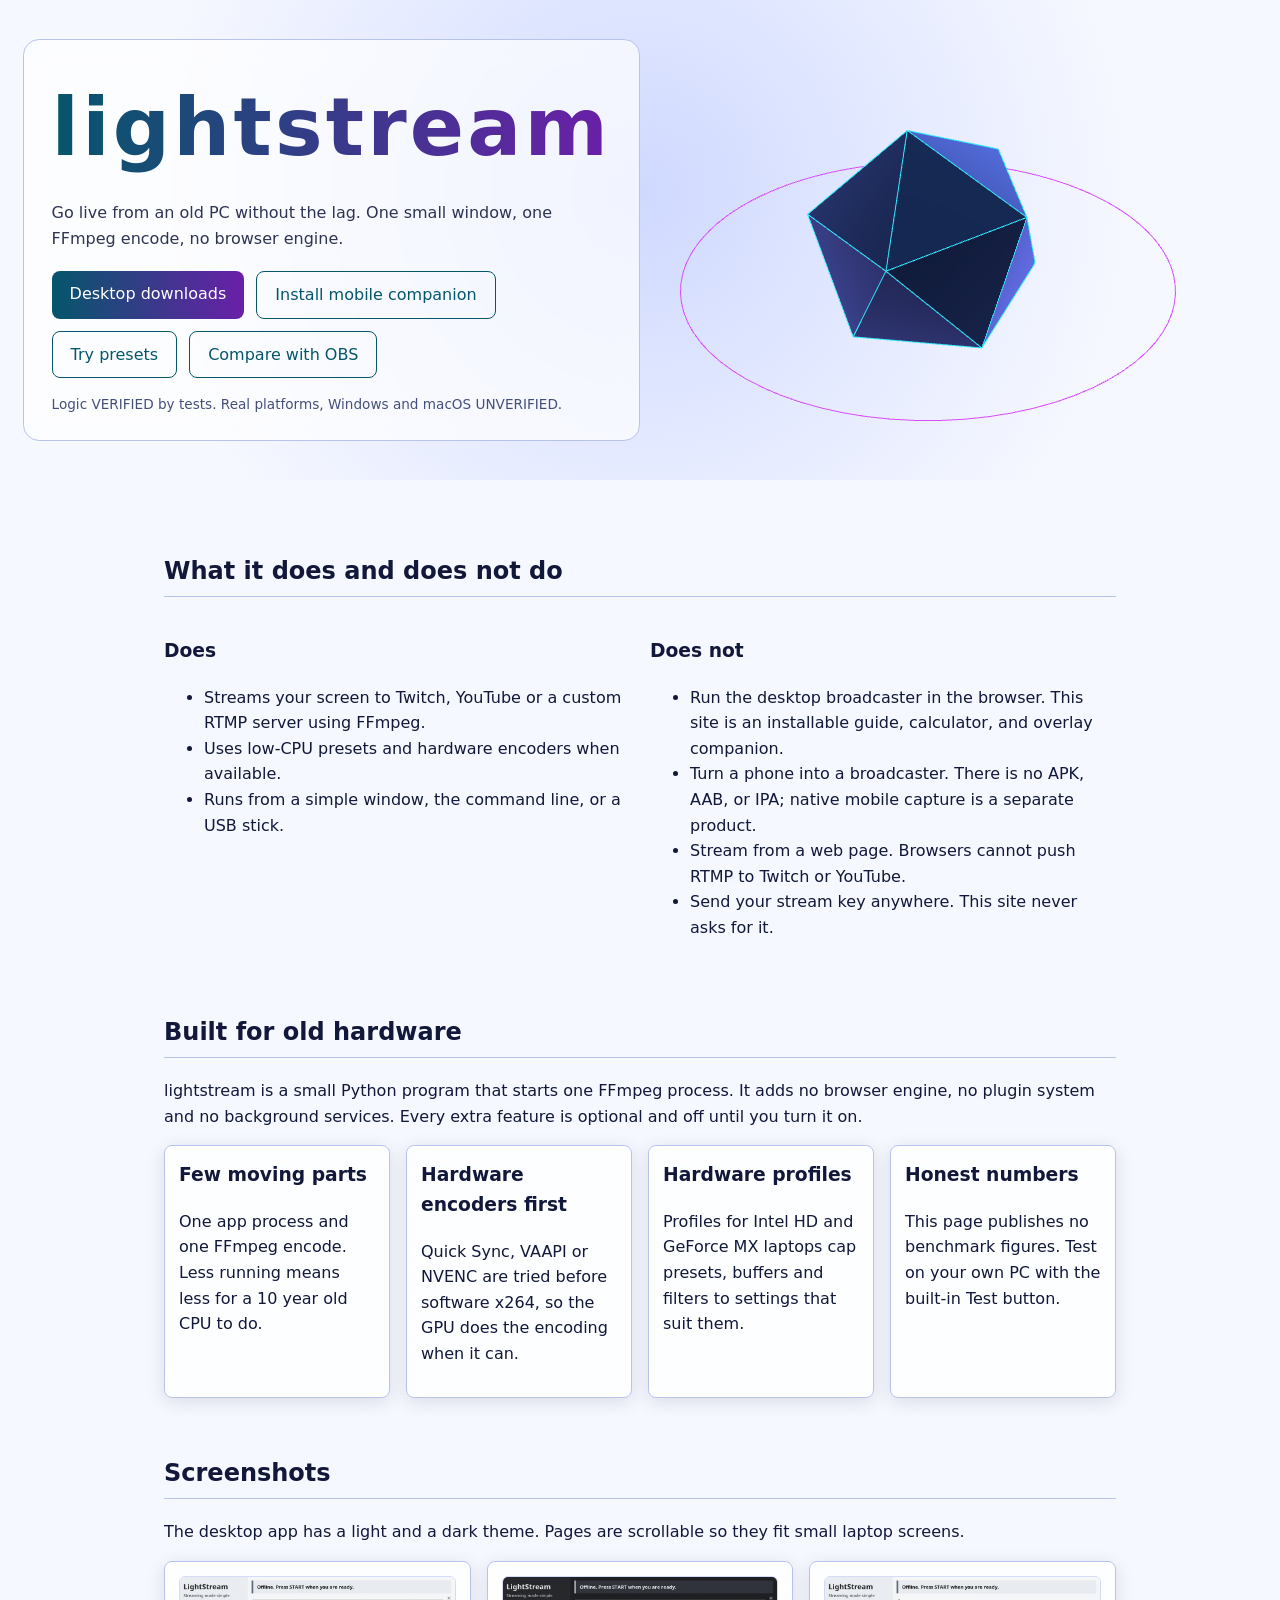
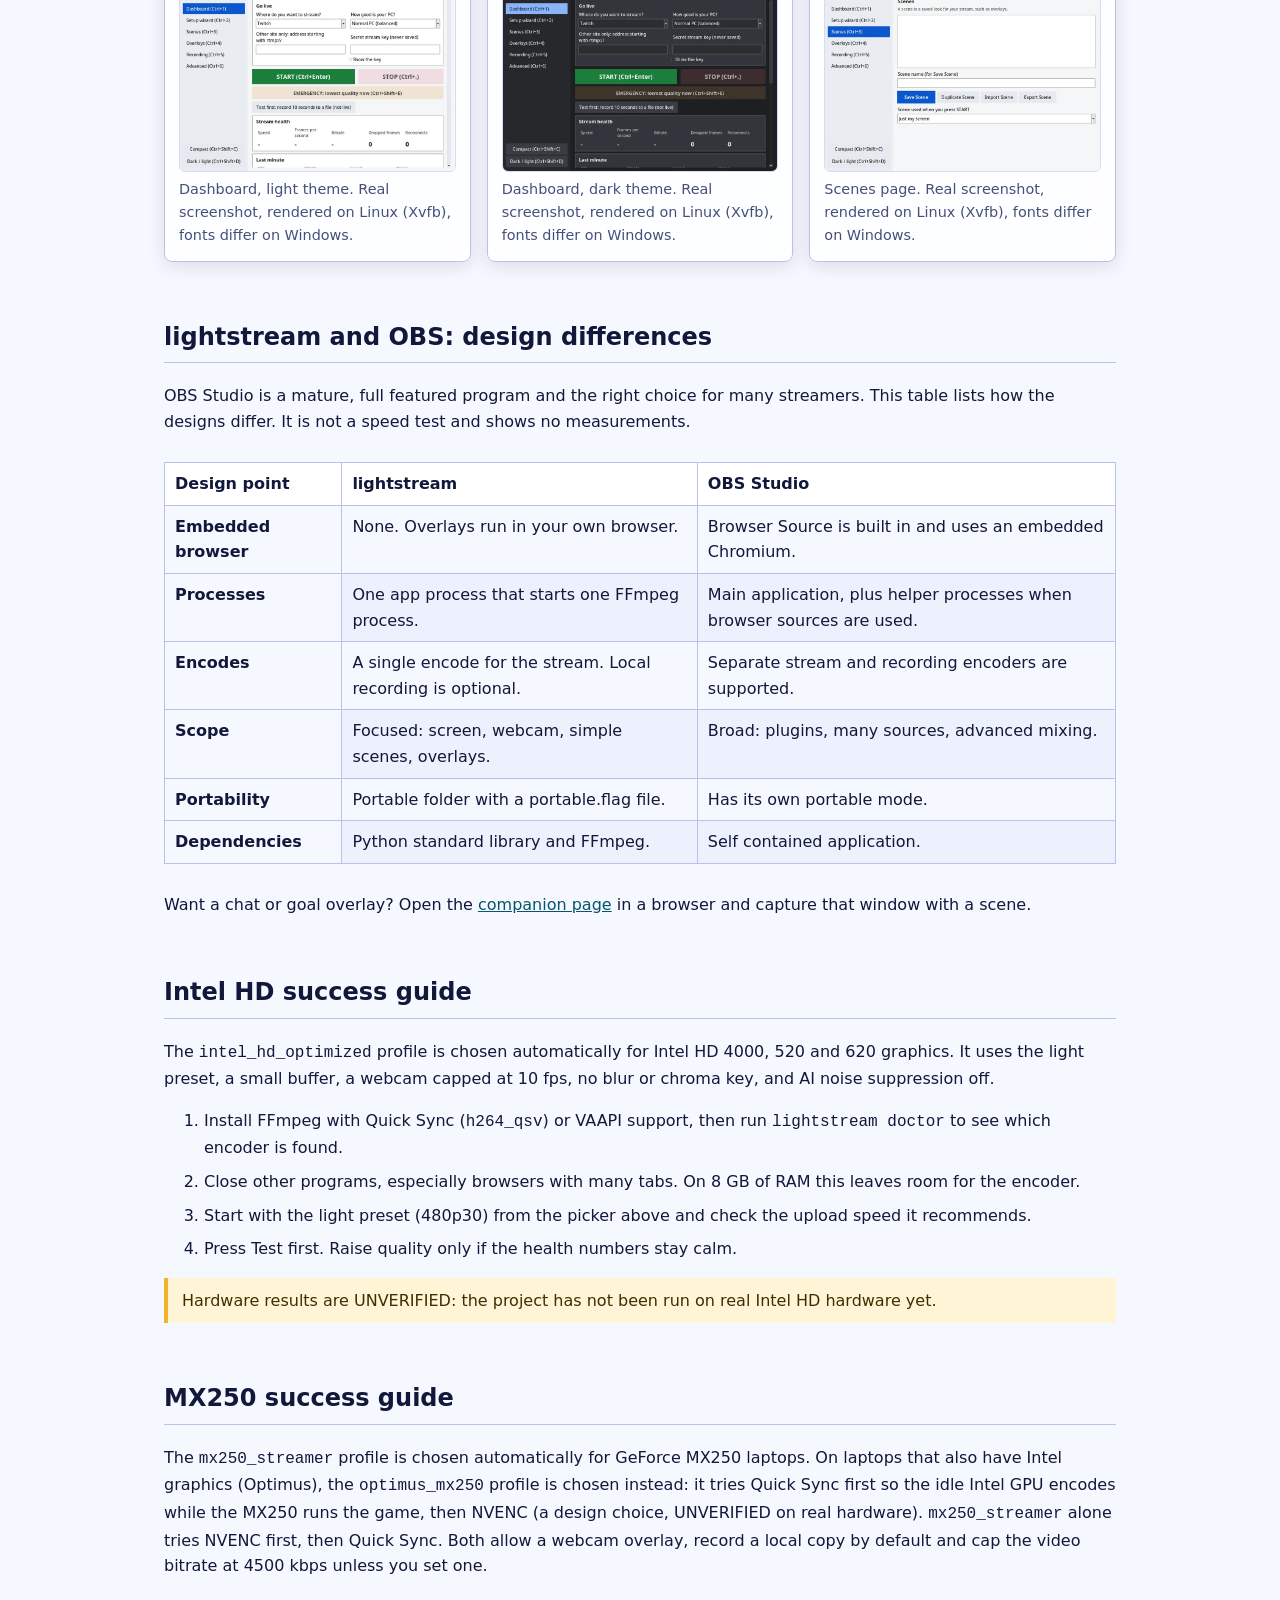
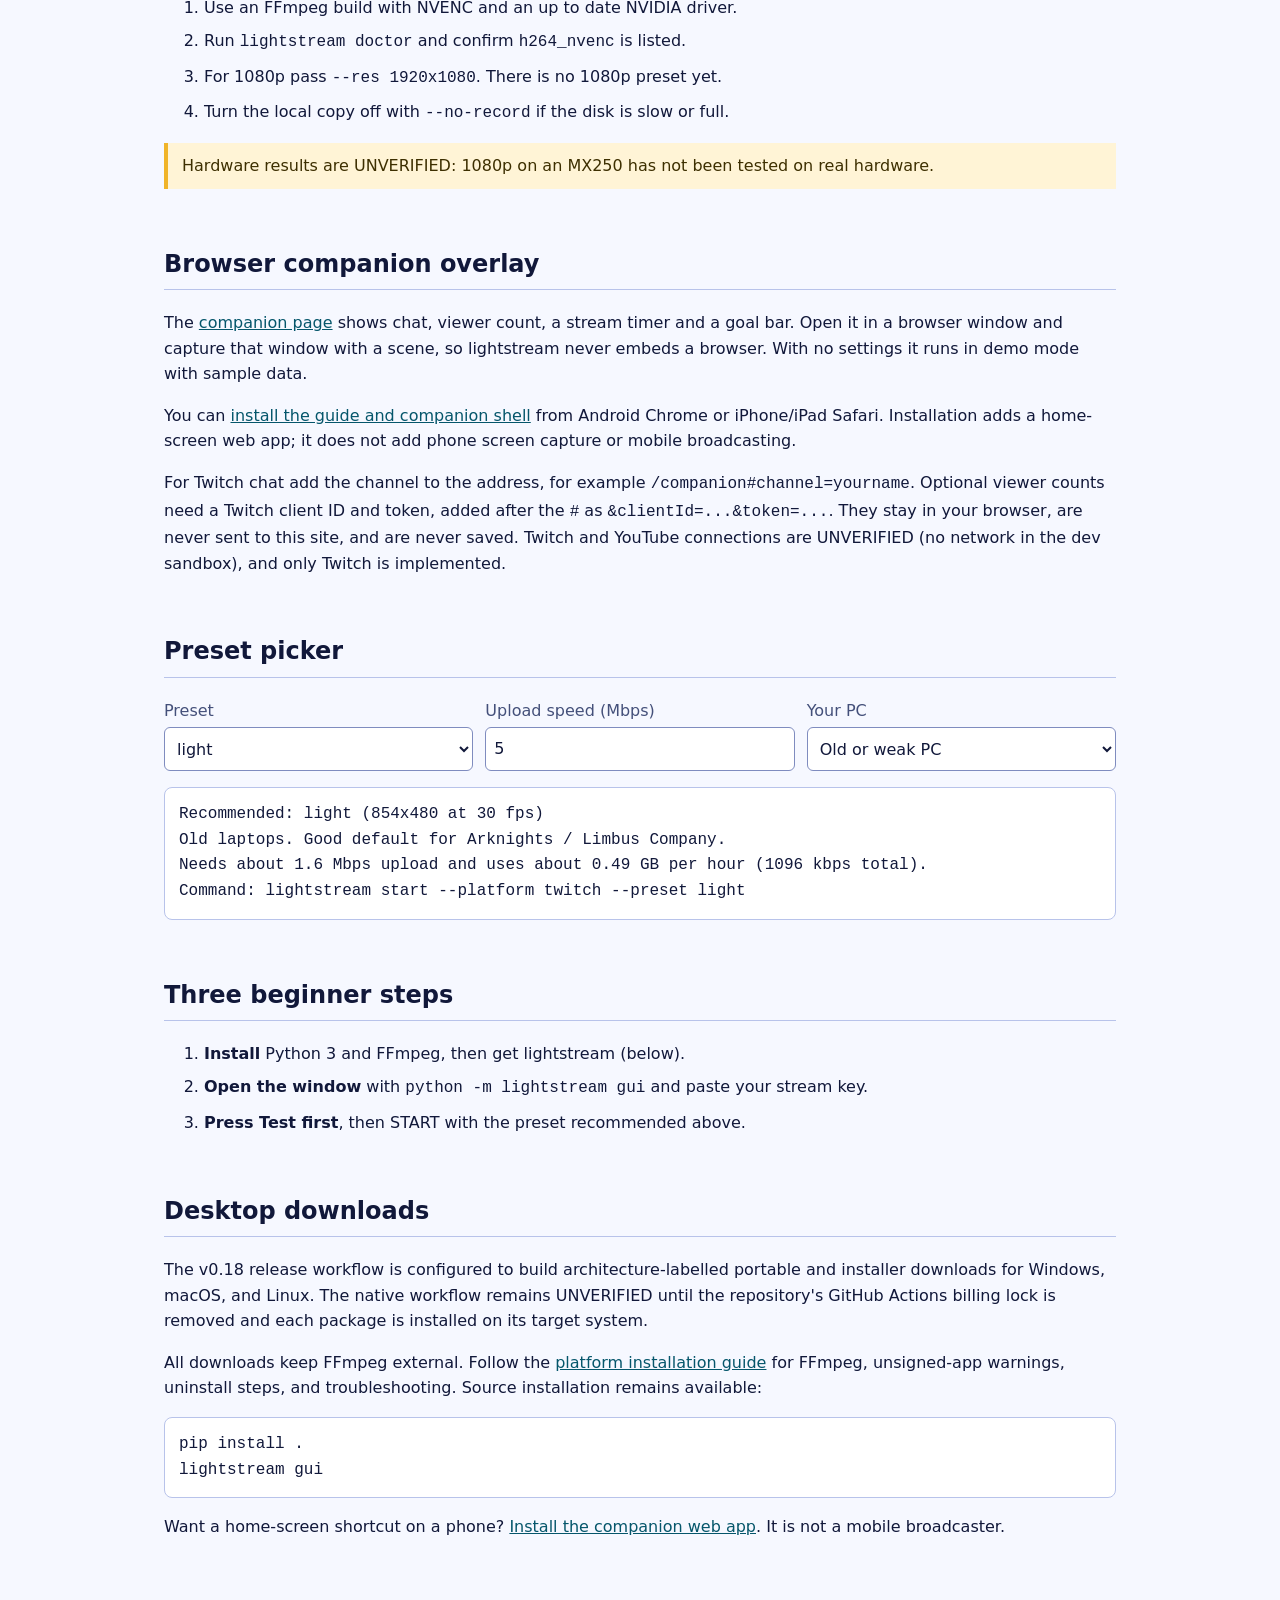
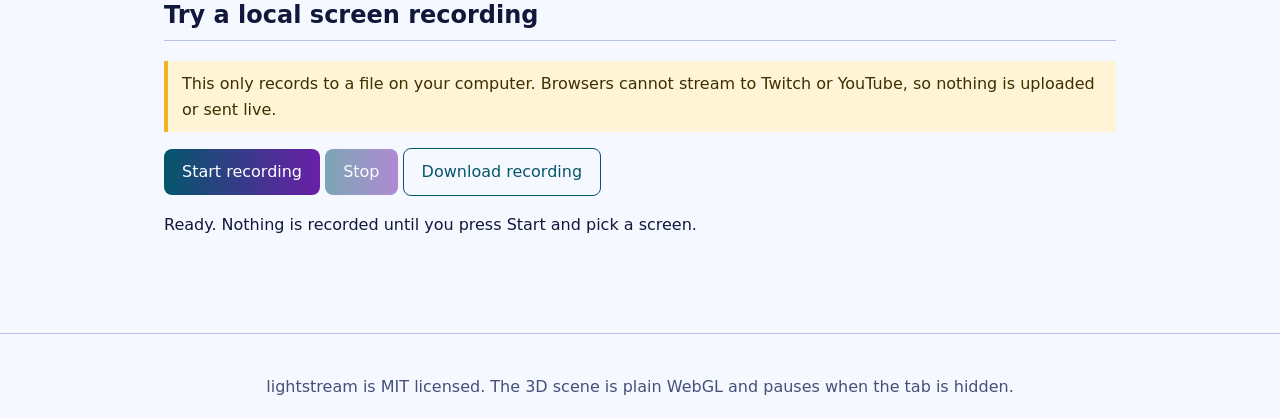
<file: web/index.html>
<!doctype html>
<html lang="en">
<head>
  <meta charset="utf-8">
  <meta name="viewport" content="width=device-width, initial-scale=1">
  <title>lightstream: lightweight streaming for old PCs</title>
  <meta name="color-scheme" content="dark light">
  <meta name="description" content="A small FFmpeg-based streamer for old PCs. Pick a preset, see the bandwidth it needs, and get the install steps.">
  <meta name="theme-color" content="#101730">
  <meta name="apple-mobile-web-app-capable" content="yes">
  <meta name="apple-mobile-web-app-title" content="LightStream">
  <link rel="manifest" href="/manifest.webmanifest">
  <link rel="icon" href="/icons/lightstream.svg" type="image/svg+xml">
  <link rel="apple-touch-icon" href="/icons/apple-touch-icon-180.png">
  <link rel="stylesheet" href="style.css">
</head>
<body>
  <a class="skip" href="#main">Skip to content</a>
  <header class="hero">
    <canvas id="hero-canvas" aria-hidden="true"></canvas>
    <div class="hero-text">
      <h1 class="animated-title">lightstream</h1>
      <p class="tagline">Go live from an old PC without the lag. One small window, one FFmpeg encode, no browser engine.</p>
      <nav aria-label="Quick links" class="hero-links">
        <a class="button" href="#install">Desktop downloads</a>
        <a class="button ghost" href="/install/">Install mobile companion</a>
        <a class="button ghost" href="#picker">Try presets</a>
        <a class="button ghost" href="#compare">Compare with OBS</a>
      </nav>
      <p class="badge">Logic VERIFIED by tests. Real platforms, Windows and macOS UNVERIFIED.</p>
    </div>
  </header>

  <main id="main">
    <noscript><p class="note">This page works best with JavaScript. The preset table is in the README.</p></noscript>

    <section aria-labelledby="honest">
      <h2 id="honest">What it does and does not do</h2>
      <div class="columns">
        <div>
          <h3>Does</h3>
          <ul>
            <li>Streams your screen to Twitch, YouTube or a custom RTMP server using FFmpeg.</li>
            <li>Uses low-CPU presets and hardware encoders when available.</li>
            <li>Runs from a simple window, the command line, or a USB stick.</li>
          </ul>
        </div>
        <div>
          <h3>Does not</h3>
          <ul>
            <li>Run the desktop broadcaster in the browser. This site is an installable guide, calculator, and overlay companion.</li>
            <li>Turn a phone into a broadcaster. There is no APK, AAB, or IPA; native mobile capture is a separate product.</li>
            <li>Stream from a web page. Browsers cannot push RTMP to Twitch or YouTube.</li>
            <li>Send your stream key anywhere. This site never asks for it.</li>
          </ul>
        </div>
      </div>
    </section>

    <section id="performance" aria-labelledby="perf-title">
      <h2 id="perf-title">Built for old hardware</h2>
      <p>lightstream is a small Python program that starts one FFmpeg process. It adds no browser engine, no plugin system and no background services. Every extra feature is optional and off until you turn it on.</p>
      <div class="cards four">
        <article class="card"><h3>Few moving parts</h3><p>One app process and one FFmpeg encode. Less running means less for a 10 year old CPU to do.</p></article>
        <article class="card"><h3>Hardware encoders first</h3><p>Quick Sync, VAAPI or NVENC are tried before software x264, so the GPU does the encoding when it can.</p></article>
        <article class="card"><h3>Hardware profiles</h3><p>Profiles for Intel HD and GeForce MX laptops cap presets, buffers and filters to settings that suit them.</p></article>
        <article class="card"><h3>Honest numbers</h3><p>This page publishes no benchmark figures. Test on your own PC with the built-in Test button.</p></article>
      </div>
    </section>

    <section id="screens" aria-labelledby="screens-title">
      <h2 id="screens-title">Screenshots</h2>
      <p>The desktop app has a light and a dark theme. Pages are scrollable so they fit small laptop screens.</p>
      <div class="cards shots">
        <figure class="card">
          <img src="img/gui-dashboard-light.webp" width="900" height="636" loading="lazy" decoding="async" alt="lightstream dashboard in the light theme: sidebar with pages, a status banner, health numbers and a Start button">
          <figcaption>Dashboard, light theme. Real screenshot, rendered on Linux (Xvfb), fonts differ on Windows.</figcaption>
        </figure>
        <figure class="card">
          <img src="img/gui-dashboard-dark.webp" width="900" height="636" loading="lazy" decoding="async" alt="lightstream dashboard in the dark theme with the same layout">
          <figcaption>Dashboard, dark theme. Real screenshot, rendered on Linux (Xvfb), fonts differ on Windows.</figcaption>
        </figure>
        <figure class="card">
          <img src="img/gui-scenes-light.webp" width="900" height="636" loading="lazy" decoding="async" alt="lightstream scenes page in the light theme, where you arrange screen and webcam layers">
          <figcaption>Scenes page. Real screenshot, rendered on Linux (Xvfb), fonts differ on Windows.</figcaption>
        </figure>
      </div>
    </section>

    <section id="compare" aria-labelledby="compare-title">
      <h2 id="compare-title">lightstream and OBS: design differences</h2>
      <p>OBS Studio is a mature, full featured program and the right choice for many streamers. This table lists how the designs differ. It is not a speed test and shows no measurements.</p>
      <div class="table-wrap" tabindex="0" role="region" aria-label="Comparison table, scrolls sideways on small screens">
      <table>
        <thead><tr><th scope="col">Design point</th><th scope="col">lightstream</th><th scope="col">OBS Studio</th></tr></thead>
        <tbody>
          <tr><th scope="row">Embedded browser</th><td>None. Overlays run in your own browser.</td><td>Browser Source is built in and uses an embedded Chromium.</td></tr>
          <tr><th scope="row">Processes</th><td>One app process that starts one FFmpeg process.</td><td>Main application, plus helper processes when browser sources are used.</td></tr>
          <tr><th scope="row">Encodes</th><td>A single encode for the stream. Local recording is optional.</td><td>Separate stream and recording encoders are supported.</td></tr>
          <tr><th scope="row">Scope</th><td>Focused: screen, webcam, simple scenes, overlays.</td><td>Broad: plugins, many sources, advanced mixing.</td></tr>
          <tr><th scope="row">Portability</th><td>Portable folder with a portable.flag file.</td><td>Has its own portable mode.</td></tr>
          <tr><th scope="row">Dependencies</th><td>Python standard library and FFmpeg.</td><td>Self contained application.</td></tr>
        </tbody>
      </table>
      </div>
      <p>Want a chat or goal overlay? Open the <a href="/companion">companion page</a> in a browser and capture that window with a scene.</p>
    </section>

    <section id="intel-hd" aria-labelledby="intel-title">
      <h2 id="intel-title">Intel HD success guide</h2>
      <p>The <code>intel_hd_optimized</code> profile is chosen automatically for Intel HD 4000, 520 and 620 graphics. It uses the light preset, a small buffer, a webcam capped at 10 fps, no blur or chroma key, and AI noise suppression off.</p>
      <ol class="steps">
        <li>Install FFmpeg with Quick Sync (<code>h264_qsv</code>) or VAAPI support, then run <code>lightstream doctor</code> to see which encoder is found.</li>
        <li>Close other programs, especially browsers with many tabs. On 8 GB of RAM this leaves room for the encoder.</li>
        <li>Start with the light preset (480p30) from the picker above and check the upload speed it recommends.</li>
        <li>Press Test first. Raise quality only if the health numbers stay calm.</li>
      </ol>
      <p class="note">Hardware results are UNVERIFIED: the project has not been run on real Intel HD hardware yet.</p>
    </section>

    <section id="mx250" aria-labelledby="mx-title">
      <h2 id="mx-title">MX250 success guide</h2>
      <p>The <code>mx250_streamer</code> profile is chosen automatically for GeForce MX250 laptops. On laptops that also have Intel graphics (Optimus), the <code>optimus_mx250</code> profile is chosen instead: it tries Quick Sync first so the idle Intel GPU encodes while the MX250 runs the game, then NVENC (a design choice, UNVERIFIED on real hardware). <code>mx250_streamer</code> alone tries NVENC first, then Quick Sync. Both allow a webcam overlay, record a local copy by default and cap the video bitrate at 4500 kbps unless you set one.</p>
      <ol class="steps">
        <li>Use an FFmpeg build with NVENC and an up to date NVIDIA driver.</li>
        <li>Run <code>lightstream doctor</code> and confirm <code>h264_nvenc</code> is listed.</li>
        <li>For 1080p pass <code>--res 1920x1080</code>. There is no 1080p preset yet.</li>
        <li>Turn the local copy off with <code>--no-record</code> if the disk is slow or full.</li>
      </ol>
      <p class="note">Hardware results are UNVERIFIED: 1080p on an MX250 has not been tested on real hardware.</p>
    </section>

    <section id="companion-section" aria-labelledby="companion-title">
      <h2 id="companion-title">Browser companion overlay</h2>
      <p>The <a href="/companion">companion page</a> shows chat, viewer count, a stream timer and a goal bar. Open it in a browser window and capture that window with a scene, so lightstream never embeds a browser. With no settings it runs in demo mode with sample data.</p>
      <p>You can <a href="/install/">install the guide and companion shell</a> from Android Chrome or iPhone/iPad Safari. Installation adds a home-screen web app; it does not add phone screen capture or mobile broadcasting.</p>
      <p>For Twitch chat add the channel to the address, for example <code>/companion#channel=yourname</code>. Optional viewer counts need a Twitch client ID and token, added after the <code>#</code> as <code>&amp;clientId=...&amp;token=...</code>. They stay in your browser, are never sent to this site, and are never saved. Twitch and YouTube connections are UNVERIFIED (no network in the dev sandbox), and only Twitch is implemented.</p>
    </section>

    <section id="picker" aria-labelledby="picker-title">
      <h2 id="picker-title">Preset picker</h2>
      <div class="form">
        <label>Preset <select id="preset"></select></label>
        <label>Upload speed (Mbps) <input id="upload" type="number" min="0.1" step="0.1" inputmode="decimal"></label>
        <label>Your PC <select id="pc"></select></label>
      </div>
      <pre id="result" class="result" role="status" aria-live="polite">Loading presets...</pre>
    </section>

    <section aria-labelledby="steps">
      <h2 id="steps">Three beginner steps</h2>
      <ol class="steps">
        <li><strong>Install</strong> Python 3 and FFmpeg, then get lightstream (below).</li>
        <li><strong>Open the window</strong> with <code>python -m lightstream gui</code> and paste your stream key.</li>
        <li><strong>Press Test first</strong>, then START with the preset recommended above.</li>
      </ol>
    </section>

    <section id="install" aria-labelledby="install-title">
      <h2 id="install-title">Desktop downloads</h2>
      <p>The v0.18 release workflow is configured to build architecture-labelled portable and installer downloads for Windows, macOS, and Linux. The native workflow remains UNVERIFIED until the repository's GitHub Actions billing lock is removed and each package is installed on its target system.</p>
      <p>All downloads keep FFmpeg external. Follow the <a href="https://github.com/MiChaelinzo/lightweight-livestream/blob/main/docs/INSTALLING.md">platform installation guide</a> for FFmpeg, unsigned-app warnings, uninstall steps, and troubleshooting. Source installation remains available:</p>
      <pre class="code">pip install .
lightstream gui</pre>
      <p>Want a home-screen shortcut on a phone? <a href="/install/">Install the companion web app</a>. It is not a mobile broadcaster.</p>
    </section>

    <section aria-labelledby="capture-title">
      <h2 id="capture-title">Try a local screen recording</h2>
      <p class="note">This only records to a file on your computer. Browsers cannot stream to Twitch or YouTube, so nothing is uploaded or sent live.</p>
      <p>
        <button id="capture-start" type="button">Start recording</button>
        <button id="capture-stop" type="button" disabled>Stop</button>
        <a id="capture-download" class="button ghost" hidden>Download recording</a>
      </p>
      <p id="capture-status" role="status" aria-live="polite"></p>
      <video id="capture-preview" controls hidden aria-label="Preview of your local recording"></video>
    </section>
  </main>

  <footer>
    <p>lightstream is MIT licensed. The 3D scene is plain WebGL and pauses when the tab is hidden.</p>
  </footer>
  <script type="module" src="js/app.js"></script>
</body>
</html>
</file>
<file: web/style.css>
:root {
  --bg: #070a14;
  --panel: #101730;
  --text: #e6ecff;
  --muted: #9aa7cc;
  --cyan: #29e0ff;
  --violet: #c04dff;
}
* { box-sizing: border-box; }
body {
  margin: 0;
  background: var(--bg);
  color: var(--text);
  font: 16px/1.6 system-ui, -apple-system, "Segoe UI", sans-serif;
}
a { color: var(--cyan); }
:focus-visible { outline: 3px solid var(--cyan); outline-offset: 2px; }
.skip { position: absolute; left: -999px; top: 0; }
.skip:focus { left: 8px; top: 8px; background: var(--panel); padding: 8px; z-index: 10; }

.hero {
  position: relative;
  display: grid;
  place-items: center;
  text-align: center;
  overflow: hidden;
  background: radial-gradient(circle at 50% 40%, #1b2a6b 0%, var(--bg) 70%);
}
/* CSS-only fallback glow, shown when WebGL is unavailable. */
.no-3d .hero {
  background:
    radial-gradient(circle at 30% 30%, rgba(41, 224, 255, .35), transparent 45%),
    radial-gradient(circle at 70% 60%, rgba(192, 77, 255, .35), transparent 50%),
    var(--bg);
}
/* The shape frames the text instead of covering it: canvas on top (narrow) or on the right (wide). */
#hero-canvas { position: relative; z-index: 0; width: 100%; height: clamp(200px, 48vw, 320px); }
.no-3d #hero-canvas { display: none; }
.hero { place-items: center; align-content: center; gap: 0; padding: 16px 0 32px; }
.hero-text { position: relative; z-index: 1; margin: 0 16px; padding: 24px 28px; max-width: 40rem; border-radius: 16px;
  background: rgba(7, 10, 20, .82); border: 1px solid rgba(120, 140, 220, .3); text-shadow: 0 2px 12px #000; }
@supports ((backdrop-filter: blur(1px)) or (-webkit-backdrop-filter: blur(1px))) {
  .hero-text { background: rgba(7, 10, 20, .6); -webkit-backdrop-filter: blur(12px); backdrop-filter: blur(12px); }
}
@media (min-width: 56rem) {
  .hero { grid-template-columns: minmax(0, 1fr) minmax(0, 1fr); min-height: 30rem; padding: 32px 5vw; }
  #hero-canvas { grid-column: 2; grid-row: 1; height: min(26rem, 60vh); }
  .hero-text { grid-column: 1; grid-row: 1; text-align: left; margin: 0; justify-self: end; }
  .hero .hero-links { justify-content: flex-start; }
  .tagline { margin-left: 0; }
}
h1 { font-size: clamp(2.5rem, 8vw, 5rem); margin: 0; letter-spacing: .04em; }
.tagline { color: var(--text); opacity: .88; max-width: 36rem; margin: 8px auto 20px; }

html { scroll-behavior: smooth; }
main { max-width: 62rem; margin: 0 auto; padding: 16px 20px 40px; }
section { margin: 56px 0; }
h2 { border-bottom: 1px solid #243061; padding-bottom: 6px; }
.columns { display: grid; grid-template-columns: repeat(auto-fit, minmax(16rem, 1fr)); gap: 20px; }
.form { display: grid; grid-template-columns: repeat(auto-fit, minmax(12rem, 1fr)); gap: 12px; }
label { display: grid; gap: 4px; color: var(--muted); }
select, input {
  font: inherit; min-height: 44px; padding: 8px; color: var(--text);
  background: var(--panel); border: 1px solid #2c3a78; border-radius: 6px;
}
.result, .code {
  background: var(--panel); padding: 14px; border-radius: 8px;
  white-space: pre-wrap; border: 1px solid #243061; font-family: ui-monospace, Consolas, monospace;
}
.note { background: #2a2208; border-left: 4px solid #f0b429; padding: 10px 14px; }
.steps li { margin: 8px 0; }
button, .button {
  display: inline-block; min-height: 44px; min-width: 44px; line-height: 1.4; font: inherit; cursor: pointer; text-decoration: none;
  padding: 10px 18px; border-radius: 8px; border: 0;
  color: #04101a; background: linear-gradient(90deg, var(--cyan), var(--violet));
}
button:hover, .button:hover { filter: brightness(1.12); }
button:disabled { opacity: .5; cursor: not-allowed; }
.button.ghost { background: transparent; color: var(--cyan); border: 1px solid var(--cyan); }
video { max-width: 100%; border-radius: 8px; }
footer { text-align: center; color: var(--muted); padding: 24px; border-top: 1px solid #243061; }

@media (prefers-reduced-motion: reduce) {
  * { animation: none !important; transition: none !important; scroll-behavior: auto !important; }
}

/* Showcase sections */
.animated-title {
  background: linear-gradient(90deg, var(--cyan), var(--violet), var(--cyan));
  background-size: 200% 100%;
  -webkit-background-clip: text;
  background-clip: text;
  color: transparent;
  text-shadow: none;
  animation: title-shift 8s linear infinite;
}
@keyframes title-shift { to { background-position: 200% 0; } }
.hero-text .button { animation: button-pulse 3s ease-in-out infinite; }
@keyframes button-pulse { 50% { box-shadow: 0 0 18px rgba(41, 224, 255, .6); } }
.cards { display: grid; grid-template-columns: repeat(auto-fit, minmax(14rem, 1fr)); gap: 16px; }
/* Four cards: 4 across, then 2x2, then 1 column, never a lone card. */
.cards.four { grid-template-columns: repeat(2, minmax(0, 1fr)); }
@media (min-width: 62rem) { .cards.four { grid-template-columns: repeat(4, minmax(0, 1fr)); } }
@media (max-width: 36rem) { .cards.four { grid-template-columns: 1fr; } }
.cards.shots { grid-template-columns: repeat(auto-fit, minmax(18rem, 1fr)); }
figure.card img { width: 100%; height: auto; display: block; border-radius: 6px; border: 1px solid rgba(120, 140, 220, .3); }
.card { margin: 0; padding: 14px; background: var(--panel); border: 1px solid #243061; border-radius: 8px; }
.card h3 { margin-top: 0; }
/* Glass cards: only where backdrop-filter works. Elsewhere the solid card above stays. */
@supports ((backdrop-filter: blur(1px)) or (-webkit-backdrop-filter: blur(1px))) {
  .card { background: rgba(16, 23, 48, .78); border-color: rgba(120, 140, 220, .35);
    -webkit-backdrop-filter: blur(10px) saturate(1.2); backdrop-filter: blur(10px) saturate(1.2);
    box-shadow: 0 4px 18px rgba(0, 0, 0, .35); }
}
@media (prefers-reduced-transparency: reduce) {
  .card { background: var(--panel); -webkit-backdrop-filter: none; backdrop-filter: none; }
}
figcaption { color: var(--muted); font-size: .9rem; margin-top: 6px; }
table { width: 100%; border-collapse: collapse; margin: 12px 0; }
th, td { text-align: left; padding: 8px 10px; border: 1px solid #243061; vertical-align: top; }
thead th { background: var(--panel); }
tbody tr:nth-child(even) td { background: rgba(120, 140, 220, .07); }
@media (max-width: 40rem) { table { font-size: .9rem; } }

/* Touch targets and narrow screens */
.hero-links { display: flex; flex-wrap: wrap; justify-content: center; gap: 12px; }
.table-wrap { overflow-x: auto; }
.table-wrap table { min-width: 34rem; }
main a { padding: 2px 0; }
@media (max-width: 30rem) {
  main { padding: 12px 14px 32px; }
  .hero { padding-bottom: 20px; }
  .hero-links .button { flex: 1 1 100%; text-align: center; }
  .result, .code { overflow-x: auto; }
}

/* Light scheme. Text/background pairs keep at least 4.5:1 (see web/test/a11y.test.js). */
@media (prefers-color-scheme: light) {
  :root { --bg: #f6f8ff; --panel: #ffffff; --text: #11183a; --muted: #44507a; --cyan: #05566b; --violet: #6a1fa8; }
  .hero { background: radial-gradient(circle at 50% 40%, #cfd9ff 0%, var(--bg) 70%); }
  .hero-text { text-shadow: none; background: rgba(255, 255, 255, .88); border-color: #b8c3ea; }
  @supports ((backdrop-filter: blur(1px)) or (-webkit-backdrop-filter: blur(1px))) {
    .hero-text { background: rgba(255, 255, 255, .7); }
  }
  h2, th, td, .result, .code, .card, footer { border-color: #b8c3ea; }
  select, input { border-color: #7f8cbf; }
  @supports ((backdrop-filter: blur(1px)) or (-webkit-backdrop-filter: blur(1px))) {
    .card { background: rgba(255, 255, 255, .8); box-shadow: 0 4px 18px rgba(17, 24, 58, .12); }
  }
  .note { background: #fff4d6; color: #3d2f00; }
  button, .button { color: #ffffff; background: linear-gradient(90deg, #05566b, #6a1fa8); }
  .button.ghost { color: var(--cyan); border-color: var(--cyan); background: transparent; }
  .animated-title { background: linear-gradient(90deg, #05566b, #6a1fa8, #05566b); background-size: 200% 100%; -webkit-background-clip: text; background-clip: text; }
}

.badge { margin: 16px 0 0; font-size: .85rem; color: var(--muted); }
</file>
